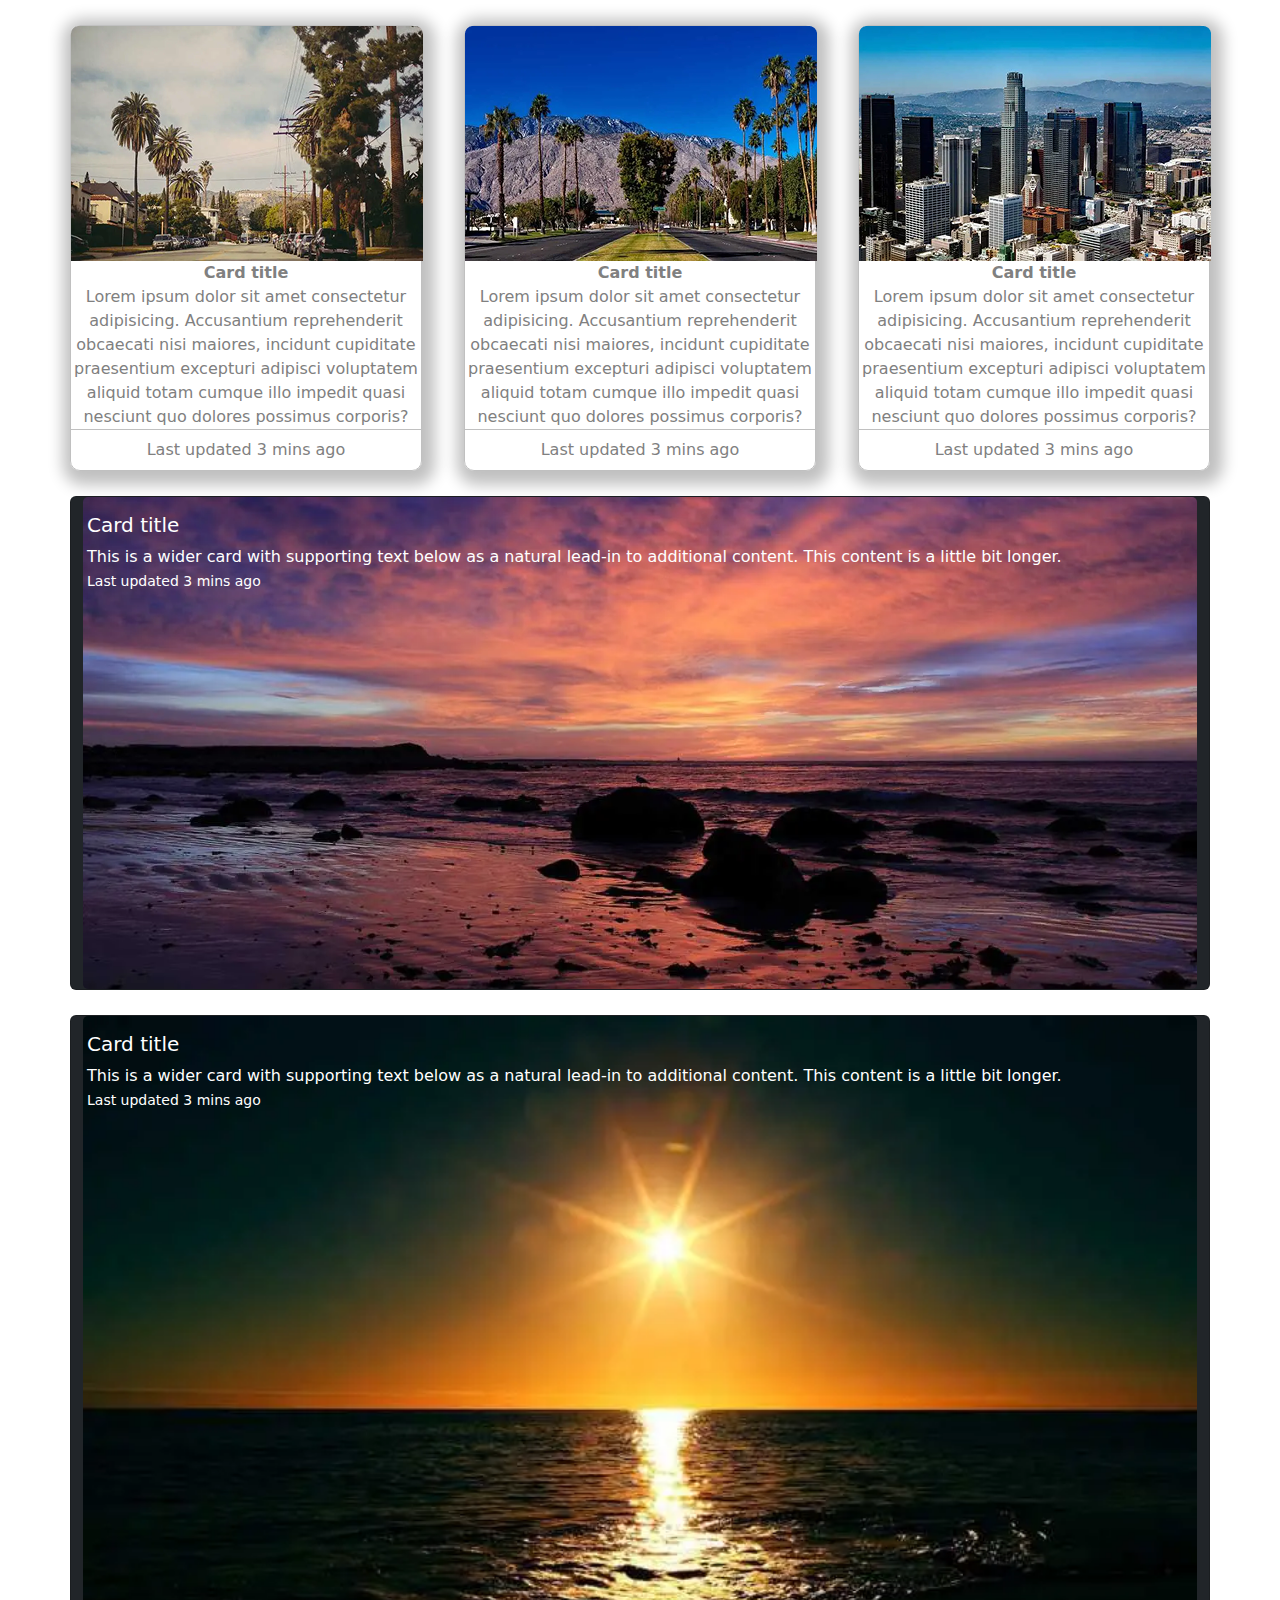
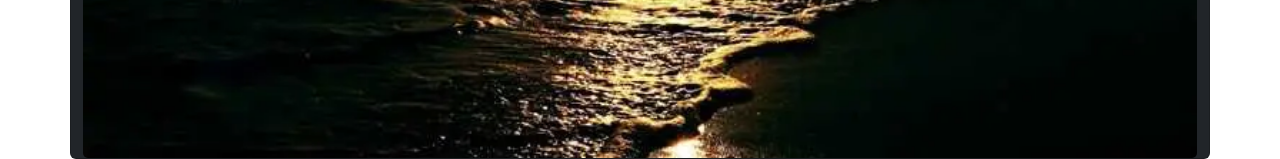
<file: index.html>
<!DOCTYPE html>
<html>

<head>
    <meta name="viewport" content="width=device-width,initial-scale=1.0">
    <title>Bootstrap</title>
    <link href="https://cdn.jsdelivr.net/npm/bootstrap@5.3.0/dist/css/bootstrap.min.css" rel="stylesheet">
    <link rel="stylesheet" href="./style.css">

</head>

<body>
    <div class="container mainContainer">
        <div class="row cardContainer">
            <div class="col-lg-4 col-md-6 col-sm-12 cardItem">
                <img src="./images/Image.png" alt="">
                <p>Card title</p>
                <p>Lorem ipsum dolor sit amet consectetur adipisicing. Accusantium reprehenderit obcaecati nisi
                    maiores, incidunt cupiditate praesentium excepturi adipisci voluptatem aliquid totam cumque illo
                    impedit quasi nesciunt quo dolores possimus corporis?</p>
                <div class="line">
                    <p>Last updated 3 mins ago</p>
                </div>
            </div>
            <div class="col-lg-4 col-md-6 col-sm-12 cardItem">
                <img src="./images/card-image.png" alt="">
                <p>Card title</p>
                <p>Lorem ipsum dolor sit amet consectetur adipisicing. Accusantium reprehenderit obcaecati nisi
                    maiores, incidunt cupiditate praesentium excepturi adipisci voluptatem aliquid totam cumque illo
                    impedit quasi nesciunt quo dolores possimus corporis?</p>
                <div class="line">
                    <p>Last updated 3 mins ago</p>
                </div>
            </div>
            <div class="col-lg-4 col-md-6 col-sm-12 cardItem">
                <img src="./images/card-image (1).png" alt="">
                <p>Card title</p>
                <p>Lorem ipsum dolor sit amet consectetur adipisicing. Accusantium reprehenderit obcaecati nisi
                    maiores, incidunt cupiditate praesentium excepturi adipisci voluptatem aliquid totam cumque illo
                    impedit quasi nesciunt quo dolores possimus corporis?</p>
                <div class="line">
                    <p>Last updated 3 mins ago</p>
                </div>
            </div>
        </div>
    </div>
    <div class="container mainContainer">
        <div class="row cardContainer">
            <div class="card text-bg-dark">
                <img src="./images/background.png" class="card-img" alt="...">
                <div class="card-img-overlay">
                    <h5 class="card-title">Card title</h5>
                    <p class="card-text">This is a wider card with supporting text below as a natural lead-in to
                        additional content. This content is a little bit longer.</p>
                    <p class="card-text"><small>Last updated 3 mins ago</small></p>
                </div>
            </div>
        </div>
    </div>

    <div class="container mainContainer">
        <div class="row cardContainer">
            <div class="card text-bg-dark">
                <img src="./images/barground 1.png" class="card-img" alt="...">
                <div class="card-img-overlay">
                    <h5 class="card-title">Card title</h5>
                    <p class="card-text">This is a wider card with supporting text below as a natural lead-in to
                        additional content. This content is a little bit longer.</p>
                    <p class="card-text"><small>Last updated 3 mins ago</small></p>
                </div>
            </div>
        </div>
    </div>
</body>

</html>
</file>
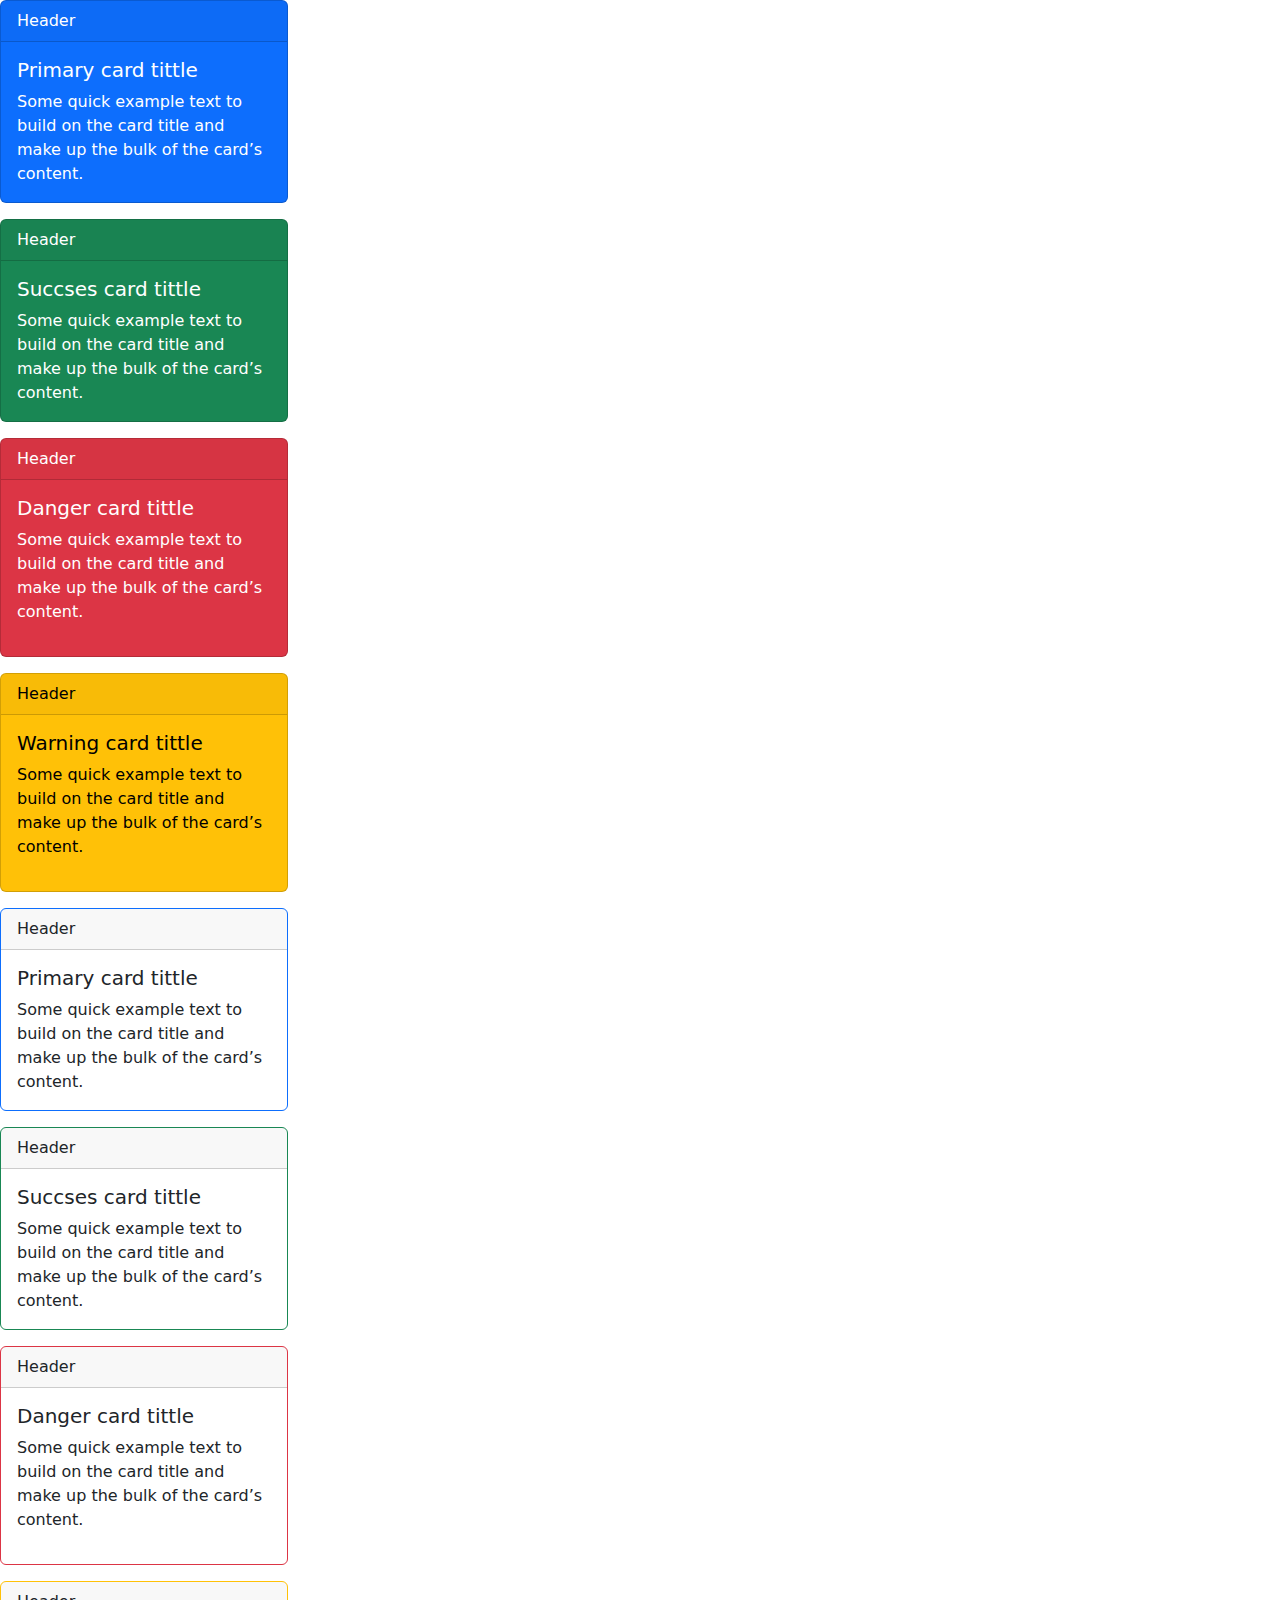
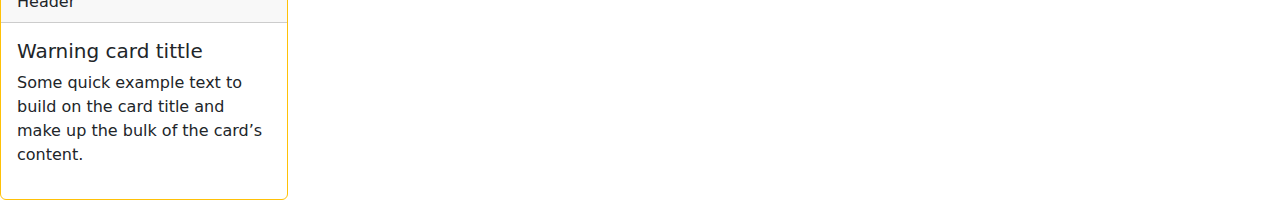
<file: classwork.html>
<!DOCTYPE html>
<html>

<head>
    <meta name="viewport" content="width=device-width,initial-scale=1.0">
    <link href="https://cdn.jsdelivr.net/npm/bootstrap@5.3.0/dist/css/bootstrap.min.css" rel="stylesheet">
</head>

<body>
    <div class="card text-bg-primary mb-3" style="max-width: 18rem;">
        <div class="card-header">Header</div>
        <div class="card-body">
            <h5 class="card-title">Primary card tittle</h5>
            <p class="card-text">Some quick example text to build on the card title and make up the bulk of the card’s
                content.</p>
        </div>
    </div>
    <div class="card text-bg-success mb-3" style="max-width: 18rem;">
        <div class="card-header">Header</div>
        <div class="card-body">
            <h5 class="card-title">Succses card tittle</h5>
            <p class="card-text">Some quick example text to build on the card title and make up the bulk of the card’s
                content.</p>
        </div>
    </div>
    <div class="card text-bg-danger mb-3" style="max-width: 18rem;">
        <div class="card-header">Header</div>
        <div class="card-body">
            <h5 card="card-title">Danger card tittle</h5>
            <p card="card-text">Some quick example text to build on the card title and make up the bulk of the card’s content.</p>
        </div>
    </div>
     <div class="card text-bg-warning mb-3" style="max-width: 18rem;">
        <div class="card-header">Header</div>
        <div class="card-body">
            <h5 card="card-title">Warning card tittle</h5>
            <p card="card-text">Some quick example text to build on the card title and make up the bulk of the card’s content.</p>
        </div>
    </div>
        <div class="card border-primary mb-3" style="max-width: 18rem;">
        <div class="card-header">Header</div>
        <div class="card-body">
            <h5 class="card-title">Primary card tittle</h5>
            <p class="card-text">Some quick example text to build on the card title and make up the bulk of the card’s
                content.</p>
        </div>
    </div>
    <div class="card border-success mb-3" style="max-width: 18rem;">
        <div class="card-header">Header</div>
        <div class="card-body">
            <h5 class="card-title">Succses card tittle</h5>
            <p class="card-text">Some quick example text to build on the card title and make up the bulk of the card’s
                content.</p>
        </div>
    </div>
    <div class="card border-danger mb-3" style="max-width: 18rem;">
        <div class="card-header">Header</div>
        <div class="card-body">
            <h5 card="card-title">Danger card tittle</h5>
            <p card="card-text">Some quick example text to build on the card title and make up the bulk of the card’s content.</p>
        </div>
    </div>
     <div class="card border-warning mb-3" style="max-width: 18rem;">
        <div class="card-header">Header</div>
        <div class="card-body">
            <h5 card="card-title">Warning card tittle</h5>
            <p card="card-text">Some quick example text to build on the card title and make up the bulk of the card’s content.</p>
        </div>
    </div>
</body>

</html>
<!-- 1rem equals 16px -->
</file>
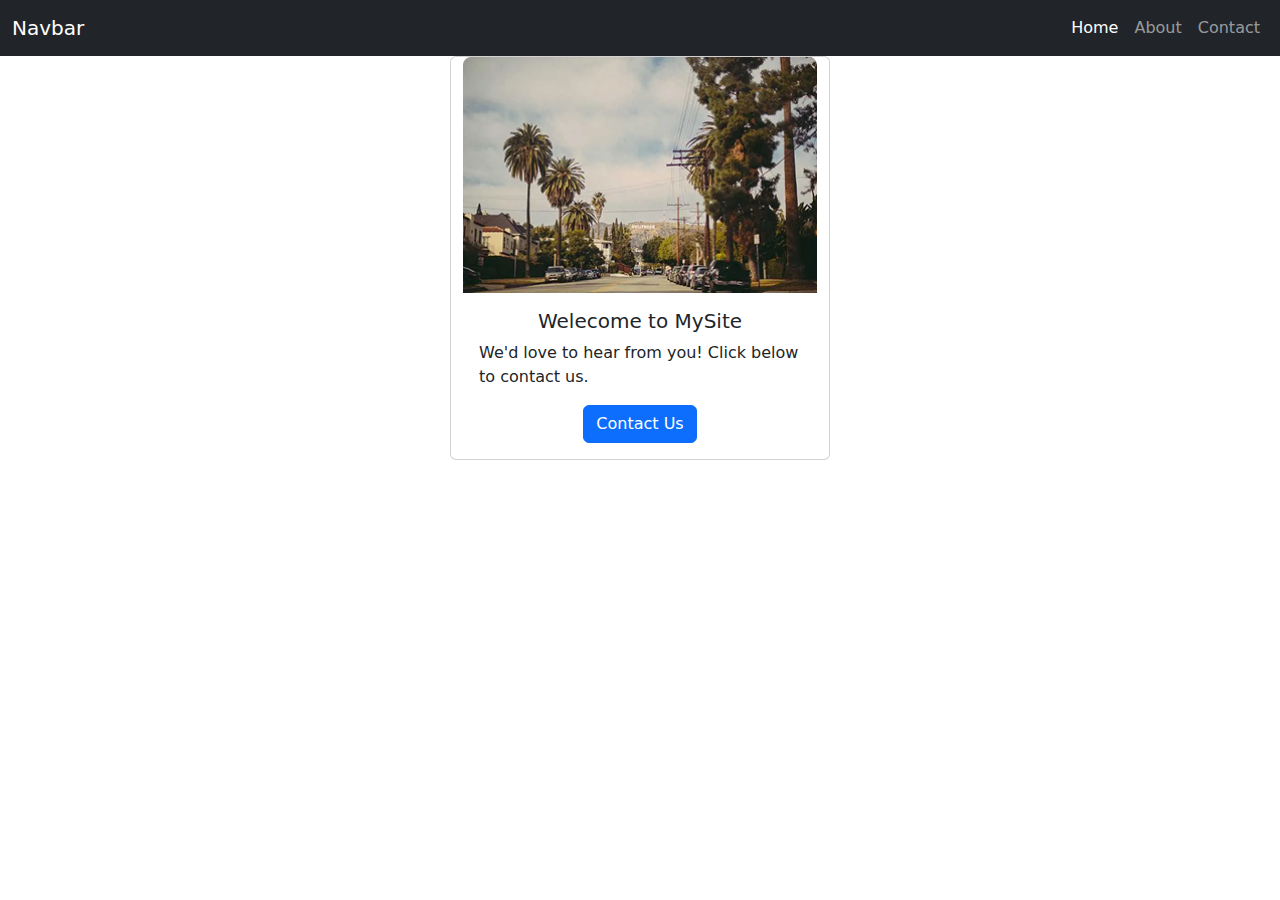
<file: contact-us.html>
<!DOCTYPE html>
<html>

<head>
  <meta name="viewport" content="width=device-width,initial-scale=1.0">
  <title>Bootstrap</title>
  <link href="https://cdn.jsdelivr.net/npm/bootstrap@5.3.0/dist/css/bootstrap.min.css" rel="stylesheet">
</head>

<body>
  <nav class="navbar navbar-expand-lg navbar-dark bg-dark">
    <div class="container-fluid">
      <a class="navbar-brand" href="#">Navbar</a>
      <button class="navbar-toggler" type="button" data-bs-toggle="collapse" data-bs-target="#navbarContent">
        <span class="navbar-toggler-icon"></span>
      </button>
      <div class="collapse navbar-collapse" id="navbarContent">
        <ul class="navbar-nav ms-auto mb-2 mb-lg-0">
          <li class="nav-item">
            <a class="nav-link active" aria-current="page" href="#">Home</a>
          </li>
          <li class="nav-item">
            <a class="nav-link" href="#">About</a>
          </li>
          <li class="nav-item">
            <a class="nav-link" href="#">Contact</a>
          </li>
        </ul>
      </div>
    </div>
  </nav>
  <div class="container">
    <div class="row d-flex justify-content-center ">
      <div class="card col-lg-4 col-md-6 col-sm-12">
        <img src="./images/Image.png" class="card-img-top" alt="...">
        <div class="card-body d-flex  align-items-center flex-column">
          <h5 class="card-title">Welecome to MySite</h5>
          <p class="card-text">We'd love to hear from you! Click below to contact us.</p>
          <button data-bs-toggle="modal" data-bs-target="#myModal" class="btn btn-primary">Contact Us</button>
        </div>
      </div>
      <div class="modal fade" id="myModal">
        <div class="modal-dialog">
          <div class="modal-content">
            <div class="modal-header">
              <h5>Contact Us</h5>
            </div>
            <div class="modal-body">
              <form>
                <div class="mb-3">
                  <label>Name</label>
                  <input type="text" class="form-control">
                </div>
                <div class="mb-3">
                  <label>Email</label>
                  <input type="email" class="form-control">
                </div>
                <div class="mb-3 d-flex flex-column">
                   <label>Message</label>
                  <textarea rows=”4”></textarea>
                </div>
                  
              </form>
            </div>
            <div class="modal-footer"><button class="btn btn-primary">Send</button></div>
          </div>
        </div>
      </div>

      <script defer src="https://cdn.jsdelivr.net/npm/bootstrap@5.3.7/dist/js/bootstrap.bundle.min.js"></script>
      <script src="https://code.jquery.com/jquery-3.2.1.slim.min.js"
        integrity="sha384-KJ3o2DKtIkvYIK3UENzmM7KCkRr/rE9/Qpg6aAZGJwFDMVNA/GpGFF93hXpG5KkN"
        crossorigin="anonymous"></script>
      <script src="https://cdn.jsdelivr.net/npm/popper.js@1.12.9/dist/umd/popper.min.js"
        integrity="sha384-ApNbgh9B+Y1QKtv3Rn7W3mgPxhU9K/ScQsAP7hUibX39j7fakFPskvXusvfa0b4Q"
        crossorigin="anonymous"></script>
      <script src="https://cdn.jsdelivr.net/npm/bootstrap@4.0.0/dist/js/bootstrap.min.js"
        integrity="sha384-JZR6Spejh4U02d8jOt6vLEHfe/JQGiRRSQQxSfFWpi1MquVdAyjUar5+76PVCmYl"
        crossorigin="anonymous"></script>
</body>

</html>
</file>
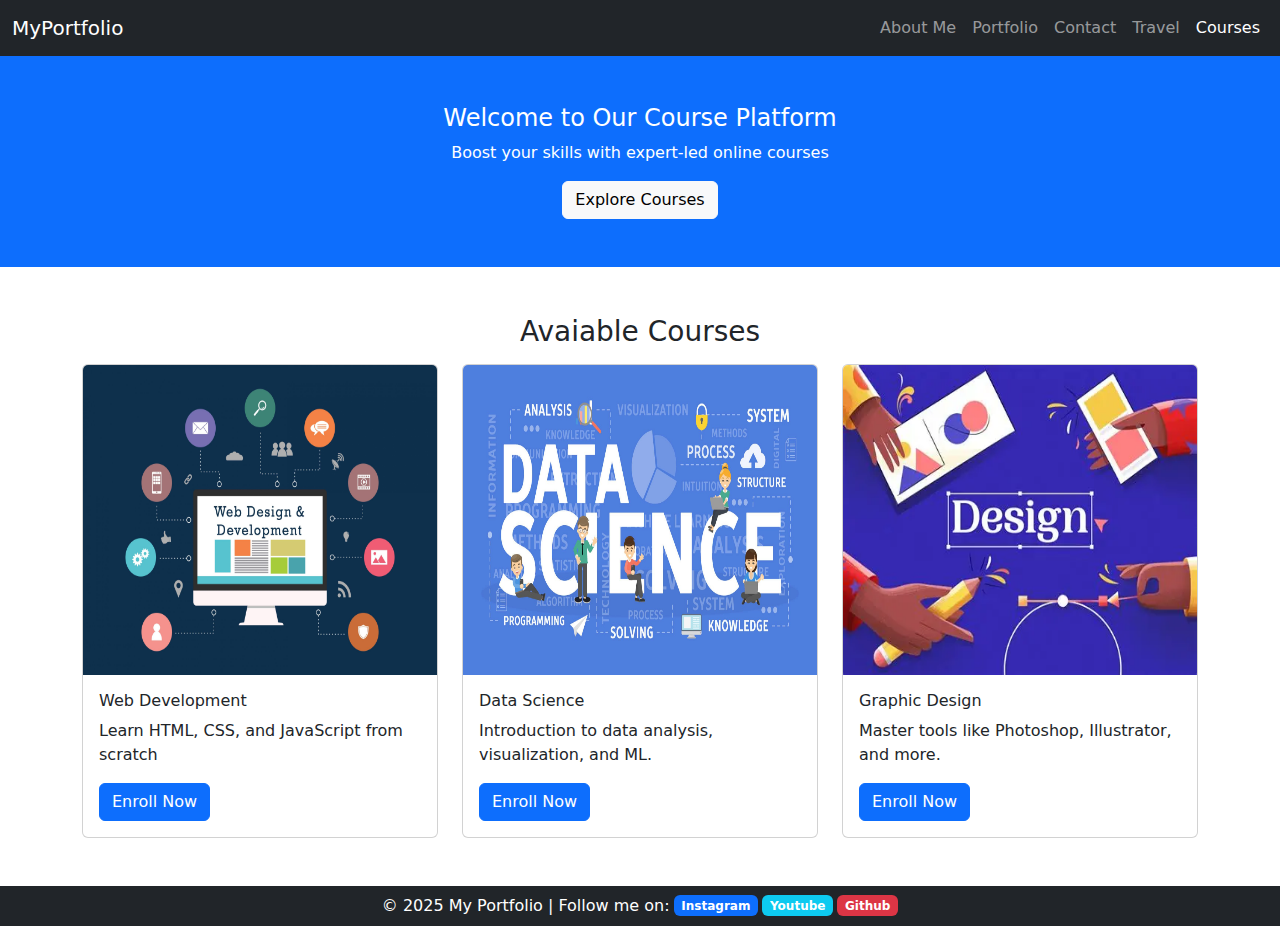
<file: Courses.html>
<!DOCTYPE html>
<html>

<head>
    <meta name="viewport" content="width=device-width,initial-scale=1.0">
    <title>Courses</title>
    <link href="https://cdn.jsdelivr.net/npm/bootstrap-icons@1.10.5/font/bootstrap-icons.css" rel="stylesheet">
    <link href="https://cdn.jsdelivr.net/npm/bootstrap@5.3.0/dist/css/bootstrap.min.css" rel="stylesheet">
    <style>
        img {
            min-height: 310px;
        }
    </style>
</head>

<body>
    <nav class="navbar navbar-expand-lg navbar-dark bg-dark">
        <div class="container-fluid">
            <a class="navbar-brand" href="#">
                MyPortfolio
            </a>
            <button class="navbar-toggler" type="button" data-bs-toggle="collapse"
                data-bs-target="#navbarSupportContent" aria-controls="navbarSupportContent" aria-expand="false"
                aria-label="Toggle navigation">
                <span class="navbar-toggler-icon"></span>
            </button>
            <div class="collapse navbar-collapse" id="navbarSupportContent">
                <ul class="navbar-nav ms-auto mb-2 mb-lg-0">
                    <li class="nav-item">
                        <a class="nav-link " href="./home.html">About Me</a>
                    </li>
                    <li class="nav-item">
                        <a class="nav-link" href="./home.html">Portfolio</a>
                    </li>
                    <li class="nav-item">
                        <a class="nav-link" href="./home.html">Contact</a>
                    </li>
                    <li class="nav-item">
                        <a class="nav-link" href="./travel.html">Travel</a>
                    </li>

                    <li class="nav-item">
                        <a class="nav-link active" href="./Courses.html">Courses</a>
                    </li>

                </ul>
            </div>
        </div>
    </nav>
    <header class="text-center bg-primary text-white py-5">
        <div class="container">
            <h4>Welcome to Our Course Platform</h4>
            <p>Boost your skills with expert-led online courses</p>
            <button class="btn btn-light">Explore Courses</button>
        </div>
    </header>
    <section class="py-5">
        <div class="container">
            <h3 class="text-center mb-3">Avaiable Courses</h3>
            <div class="row">
                <div class="col-lg-4">
                    <div class="card">
                        <img class="card-img-top"
                            src="./images/Get-the-Most-Fancied-Web-Development-Services-min-scaled.jpg" alt="">
                        <div class="card-body">
                            <h6 class="card-title">Web Development</h6>
                            <p class="card-text">Learn HTML, CSS, and JavaScript from scratch</p>
                            <button class="btn btn-primary">Enroll Now</button>
                        </div>
                    </div>
                </div>
                <div class="col-lg-4">
                    <div class="card">
                        <img class="card-img-top" src="./images/Data-Science.jpg" alt="">
                        <div class="card-body">
                            <h6 class="card-title">Data Science</h6>
                            <p class="card-text">Introduction to data analysis, visualization, and ML.</p>
                            <button class="btn btn-primary">Enroll Now</button>
                        </div>
                    </div>
                </div>
                <div class="col-lg-4">
                    <div class="card">
                        <img class="card-img-top" src="./images/OIP.webp" alt="">
                        <div class="card-body">
                            <h6 class="card-title">Graphic Design</h6>
                            <p class="card-text">Master tools like Photoshop, Illustrator, and more.</p>
                            <button class="btn btn-primary">Enroll Now</button>
                        </div>
                    </div>
                </div>
            </div>
        </div>
    </section>





    <footer class="w-full bg-dark text-white d-flex justify-content-center align-items-center text-center py-2 gap-1">
        <p class="m-0">&copy; 2025 My Portfolio | Follow me on:</p>
        <span class="badge bg-primary">Instagram</span>
        <span class="badge bg-info">Youtube</span>
        <span class="badge bg-danger">Github</span>
    </footer>





    <script defer src="https://cdn.jsdelivr.net/npm/bootstrap@5.3.7/dist/js/bootstrap.bundle.min.js"></script>
    <script src="https://code.jquery.com/jquery-3.2.1.slim.min.js"
        integrity="sha384-KJ3o2DKtIkvYIK3UENzmM7KCkRr/rE9/Qpg6aAZGJwFDMVNA/GpGFF93hXpG5KkN"
        crossorigin="anonymous"></script>
    <script src="https://cdn.jsdelivr.net/npm/popper.js@1.12.9/dist/umd/popper.min.js"
        integrity="sha384-ApNbgh9B+Y1QKtv3Rn7W3mgPxhU9K/ScQsAP7hUibX39j7fakFPskvXusvfa0b4Q"
        crossorigin="anonymous"></script>
    <script src="https://cdn.jsdelivr.net/npm/bootstrap@4.0.0/dist/js/bootstrap.min.js"
        integrity="sha384-JZR6Spejh4U02d8jOt6vLEHfe/JQGiRRSQQxSfFWpi1MquVdAyjUar5+76PVCmYl"
        crossorigin="anonymous"></script>
</body>

</html>
</file>
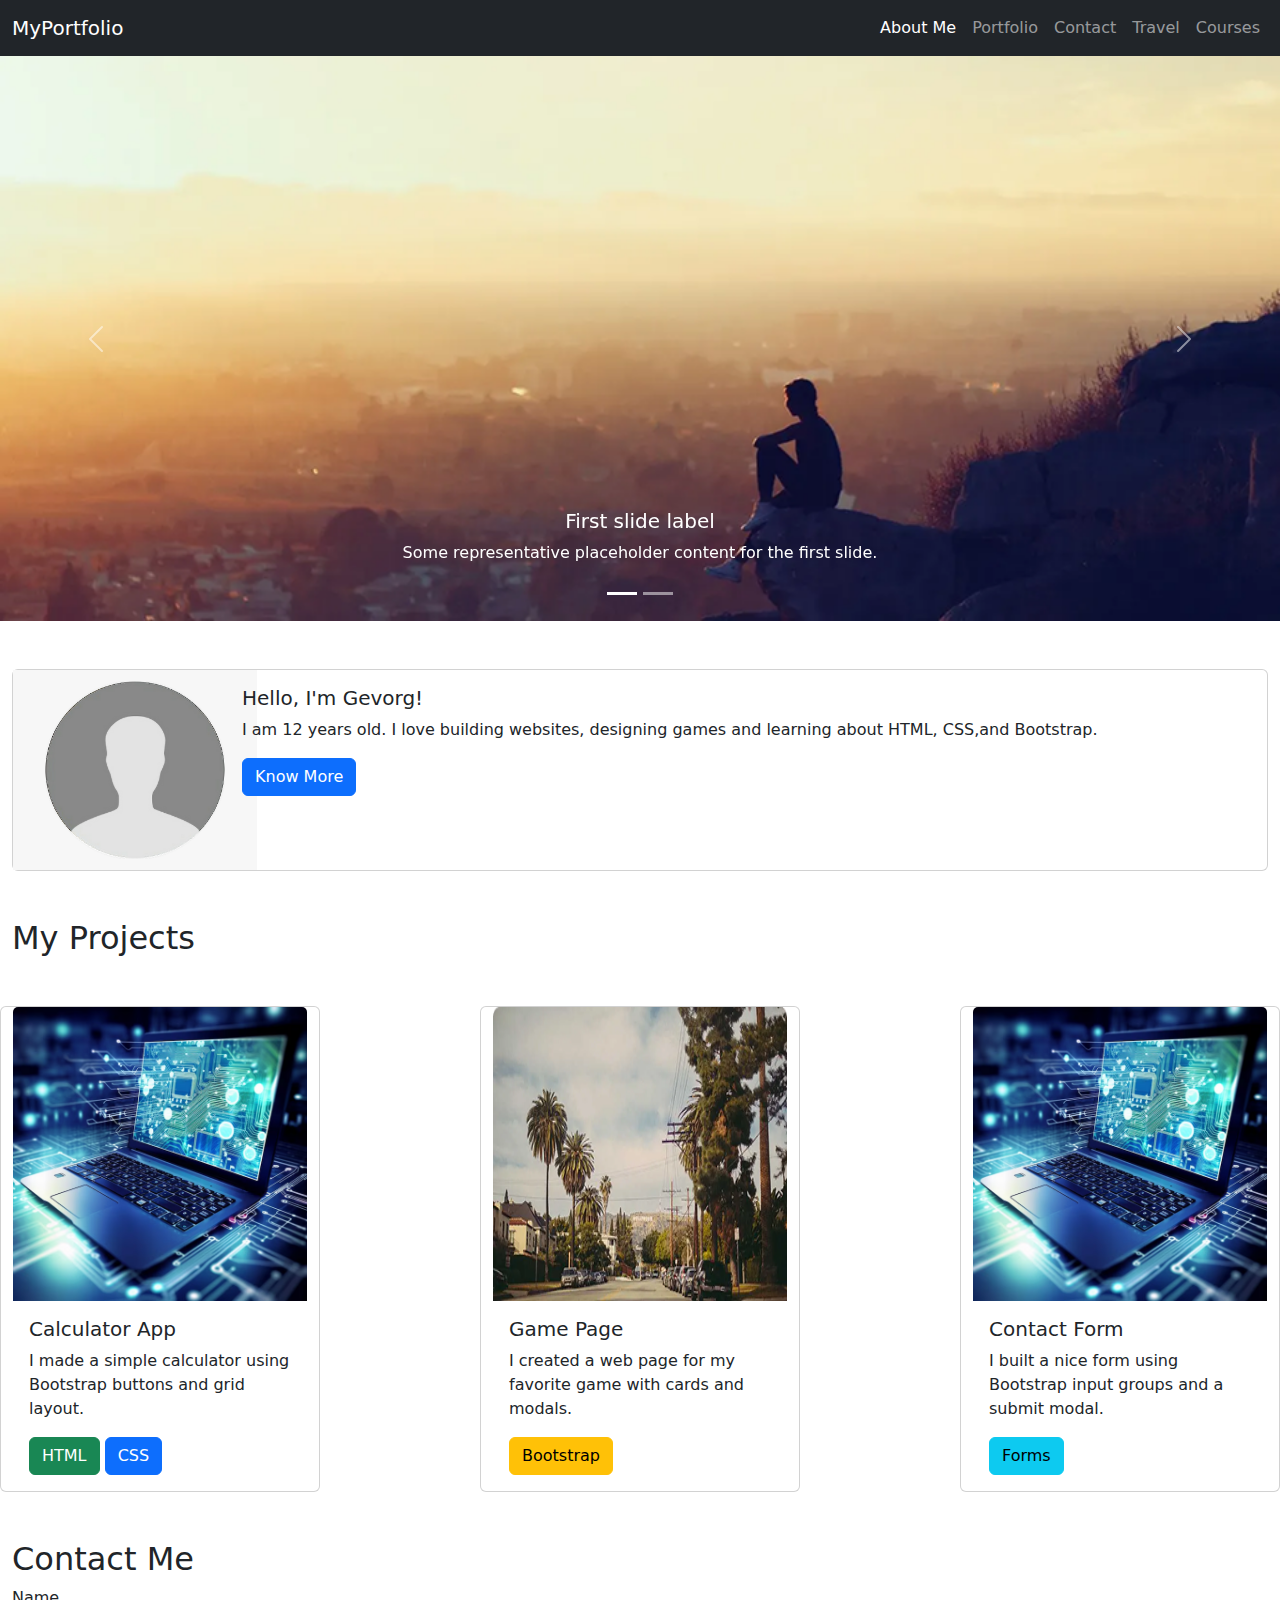
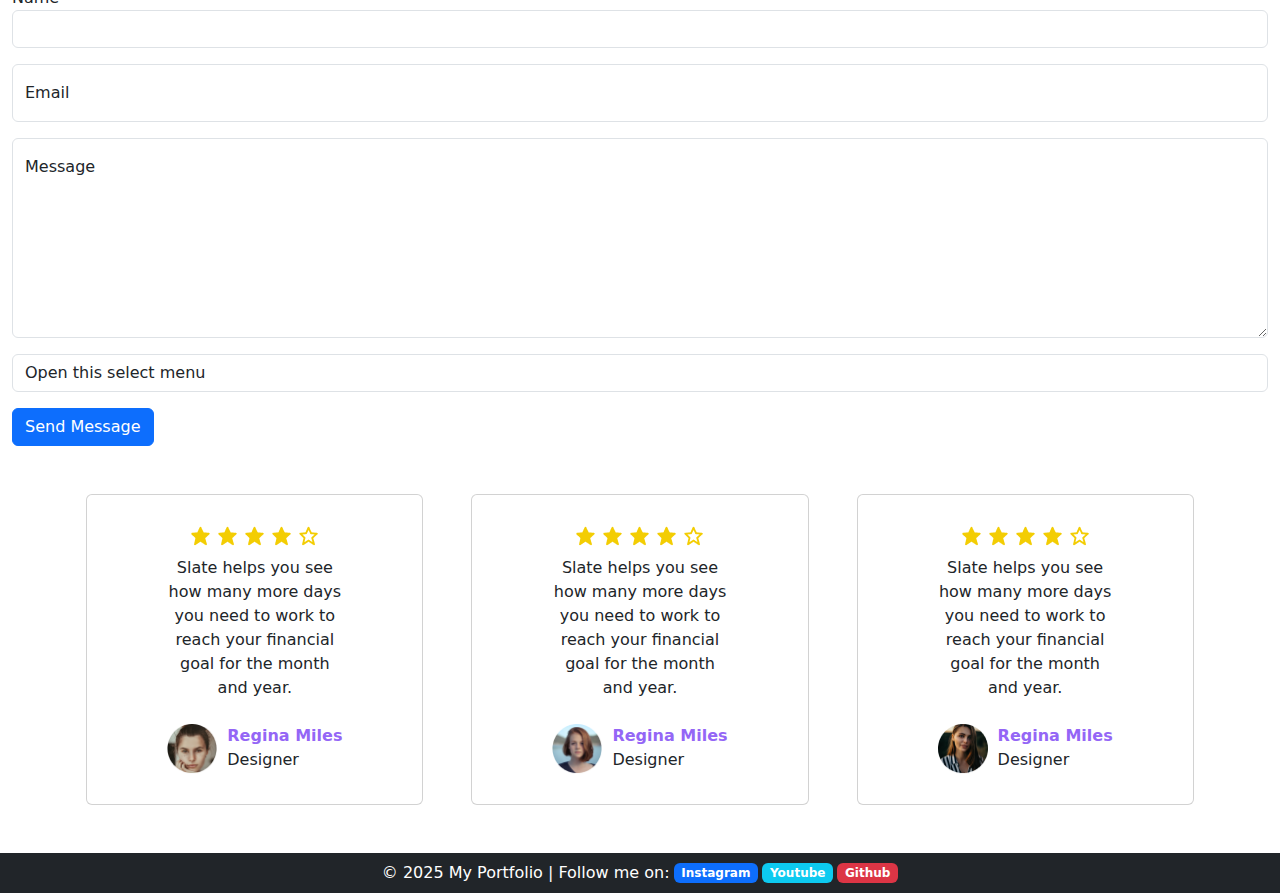
<file: home.html>
<!DOCTYPE html>
<html>

<head>
    <meta name="viewport" content="width=device-width,initial-scale=1.0">
    <title>homework</title>
    <link href="https://cdn.jsdelivr.net/npm/bootstrap@5.3.0/dist/css/bootstrap.min.css" rel="stylesheet">
    <style>
        .cardimg {
            height: 200px;
        }

        .card-img-top {
            height: 100%;
        }

        .designer {
            display: flex;
            gap: 10px;

        }

        .designer img {
            width: 50px;
            height: 50px;

        }

        .designerInfo {
            text-align: left;

        }

        .designerInfo p {
            margin: 0;
        }

        .designerInfo p:first-child {
            font-weight: bold;
            color: #9466f6;
        }
    </style>
</head>

<body>
    <nav class="navbar navbar-expand-lg navbar-dark bg-dark">
        <div class="container-fluid">
            <a class="navbar-brand" href="#">
                MyPortfolio
            </a>
            <button class="navbar-toggler" type="button" data-bs-toggle="collapse"
                data-bs-target="#navbarSupportContent" aria-controls="navbarSupportContent" aria-expand="false"
                aria-label="Toggle navigation">
                <span class="navbar-toggler-icon"></span>
            </button>
            <div class="collapse navbar-collapse" id="navbarSupportContent">
                <ul class="navbar-nav ms-auto mb-2 mb-lg-0">
                    <li class="nav-item">
                        <a class="nav-link active" href="#aboutMe">About Me</a>
                    </li>
                    <li class="nav-item">
                        <a class="nav-link" href="#portfolio">Portfolio</a>
                    </li>
                    <li class="nav-item">
                        <a class="nav-link" href="#contact">Contact</a>
                    </li>
                    <li class="nav-item">
                        <a class="nav-link" href="./travel.html">Travel</a>
                    </li>

                    <li class="nav-item">
                        <a class="nav-link" href="./Courses.html">Courses</a>
                    </li>

                </ul>
            </div>
        </div>
    </nav>
    <nav class="card-header bg-primary text-white"></nav>

    <div id="carouselExampleCaptions" class="carousel slide" data-bs-ride="carousel">
        <div class="carousel-indicators">
            <button type="button" data-bs-target="#carouselExampleCaptions" data-bs-slide-to="0" class="active"
                aria-current="true" aria-label="Slide 1"></button>
            <button type="button" data-bs-target="#carouselExampleCaptions" data-bs-slide-to="1"
                aria-label="Slide 2"></button>
        </div>
        <div class="carousel-inner">
            <div class="carousel-item active">
                <img src="./images/carusal1.png" class="d-block w-100" alt="...">
                <div class="carousel-caption d-none d-md-block">
                    <h5>First slide label</h5>
                    <p>Some representative placeholder content for the first slide.</p>
                </div>
            </div>
            <div class="carousel-item">
                <img src="./images/carusal2.png" class="d-block w-100" alt="...">
                <div class="carousel-caption d-none d-md-block">
                    <h5>Second slide label</h5>
                    <p>Some representative placeholder content for the second slide.</p>
                </div>
            </div>
        </div>
        <button class="carousel-control-prev" type="button" data-bs-target="#carouselExampleCaptions"
            data-bs-slide="prev">
            <span class="carousel-control-prev-icon" aria-hidden="true"></span>
            <span class="visually-hidden">Previous</span>
        </button>
        <button class="carousel-control-next" type="button" data-bs-target="#carouselExampleCaptions"
            data-bs-slide="next">
            <span class="carousel-control-next-icon" aria-hidden="true"></span>
            <span class="visually-hidden">Next</span>
        </button>
    </div>

    <section class="container-fluid mt-5" id="aboutMe">
        <div class="card">
            <div class="row">
                <div class="col-md-2">
                    <img class="cardimg" src="./images/profile.png" alt="">
                </div>
                <div class="col-md-10">
                    <div class="card-body">
                        <h5 class="card-title">Hello, I'm Gevorg!</h5>
                        <p class="card-text">I am 12 years old. I love building websites, designing games and learning
                            about HTML, CSS,and Bootstrap.</p>
                        <button class="btn btn-primary">Know More</button>
                    </div>
                </div>
            </div>
        </div>
    </section>

    <section class="container-fluid" id="portfolio">
        <h2 class="mt-5 mb-5">My Projects</h2>
        <div class="row d-flex justify-content-between">
            <div class="card col-lg-3">
                <img src="./images/laptob image.avif" class="card-img-top" alt="...">
                <div class="card-body">
                    <h5 class="card-title">Calculator App </h5>
                    <p class="card-text">I made a simple calculator using Bootstrap buttons and grid layout.</p>
                    <button class="btn btn-success">HTML</button>
                    <button class="btn btn-primary">CSS</button>
                </div>
            </div>
            <div class="card col-lg-3">
                <img src="./images/Image.png" class="card-img-top" alt="...">
                <div class="card-body">
                    <h5 class="card-title">Game Page </h5>
                    <p class="card-text">I created a web page for my favorite game with cards and modals.</p>
                    <button class="btn btn-warning">Bootstrap</button>
                </div>
            </div>
            <div class="card col-lg-3">
                <img src="./images/laptob image.avif" class="card-img-top" alt="...">
                <div class="card-body">
                    <h5 class="card-title">Contact Form</h5>
                    <p class="card-text">I built a nice form using Bootstrap input groups and a submit modal.</p>
                    <button class="btn btn-info">Forms</button>
                </div>
            </div>
        </div>
    </section>
    <section class="container-fluid my-5" id="contact">
        <h2>Contact Me</h2>
        <form>

            <div class="mb-3">
                <label>Name</label>
                <input type="text" class="form-control">
            </div>
            <div class="form-floating mb-3">
                <input type="email" class="form-control" id="floatingInput" placeholder="name@example.com">
                <label for="floatingInput">Email</label>
            </div>
            <div class="form-floating mb-3">
                <textarea class="form-control" placeholder="Leave a comment here" id="floatingTextarea"
                    style="height: 200px;"></textarea>
                <label for="floatingTextarea">Message</label>
            </div>
            <select class="form-select" name="selectname" size="">
                <option value="" selected>Open this select menu</option>
                <option value="1">One</option>
                <option value="2">Two</option>
                <option value="3">Three</option>
            </select>

            <button class="btn btn-primary mt-3" data-bs-target="#myModal" data-bs-toggle="modal" type="button">Send
                Message</button>
        </form>
    </section>
    <div class="modal fade" id="myModal">
        <div class="modal-dialog">
            <div class="modal-content">
                <div class="modal-header">
                    <h5>Send Message</h5>
                    <button type="button" class="btn-close" data-bs-dismiss="modal"></button>
                </div>
                <div class="modal-body">
                    <label class="mb-1" for="floatingTextarea">Username</label>
                    <div class="input-group mb-3">
                        <div class="input-group-prepend">
                            <span class="input-group-text" id="basic-addon1">@</span>
                        </div>
                        <input type="text" class="form-control" placeholder="Username" aria-label="Username"
                            aria-describedby="basic-addon1">
                    </div>
                    <label class="mb-1" for="floatingTextarea">Search</label>
                    <div class="input-group mb-3">
                        <input type="text" class="form-control" placeholder="Search..." aria-label="Search"
                            aria-describedby="basic-addon2">
                        <div class="input-group-append">
                            <span class="input-group-text" id="basic-addon2">Go</span>
                        </div>
                    </div>
                    <label class="mb-1" for="floatingTextarea">Amount</label>
                    <div class="input-group mb-3">
                        <div class="input-group-prepend">
                            <span class="input-group-text">$</span>
                        </div>
                        <input type="text" class="form-control" aria-label="Amount (to the nearest dollar)"
                            placeholder="Amount">
                        <div class="input-group-append">
                            <span class="input-group-text">.00</span>
                        </div>
                    </div>
                    <button type="button" class="btn btn-success btn-lg btn-block w-100">submit</button>
                </div>
                <div class="modal-footer">
                    <button class="btn btn-secondary" data-bs-dismiss="modal">Close</button>
                </div>
            </div>
        </div>
    </div>
    <div class="container-fluid mb-5">
        <div class="row d-flex gap-5 justify-content-center">
            <div class="card col-lg-4 align-items-center d-flex text-center gap-2"
                style="width: fit-content; padding-block: 30px; padding-inline: 80px;">
                <img src="./images/stars.png" alt="">
                <p>Slate helps you see<br> how many more days<br> you need to work to<br> reach your financial<br>
                    goal for the month<br> and year.
                </p>
                <div class="designer">
                    <img src="./images/designer-one.png" alt="">
                    <div class="designerInfo">
                        <p>Regina Miles</p>
                        <p>Designer</p>
                    </div>
                </div>
            </div>
            <div class="card col-lg-4 align-items-center d-flex text-center gap-2"
                style="width: fit-content; padding-block: 30px; padding-inline: 80px;">
                <img src="./images/stars.png" alt="">
                <p>Slate helps you see<br> how many more days<br> you need to work to<br> reach your financial<br>
                    goal for the month<br> and year.
                </p>
                <div class="designer">
                    <img src="./images/designer-sec.png" alt="">
                    <div class="designerInfo">
                        <p>Regina Miles</p>
                        <p>Designer</p>
                    </div>
                </div>
            </div>
            <div class="card col-lg-4 align-items-center d-flex text-center gap-2"
                style="width: fit-content; padding-block: 30px; padding-inline: 80px;">
                <img src="./images/stars.png" alt="">
                <p>Slate helps you see<br> how many more days<br> you need to work to<br> reach your financial<br>
                    goal for the month<br> and year.
                </p>
                <div class="designer">
                    <img src="./images/designer-third.png" alt="">
                    <div class="designerInfo">
                        <p>Regina Miles</p>
                        <p>Designer</p>
                    </div>
                </div>
            </div>
        </div>
    </div>
    </div>


    <footer class="w-full bg-dark text-white d-flex justify-content-center align-items-center text-center py-2 gap-1">
        <p class="m-0">&copy; 2025 My Portfolio | Follow me on:</p>
        <span class="badge bg-primary">Instagram</span>
        <span class="badge bg-info">Youtube</span>
        <span class="badge bg-danger">Github</span>
    </footer>




    <script defer src="https://cdn.jsdelivr.net/npm/bootstrap@5.3.7/dist/js/bootstrap.bundle.min.js"></script>
    <script src="https://code.jquery.com/jquery-3.2.1.slim.min.js"
        integrity="sha384-KJ3o2DKtIkvYIK3UENzmM7KCkRr/rE9/Qpg6aAZGJwFDMVNA/GpGFF93hXpG5KkN"
        crossorigin="anonymous"></script>
    <script src="https://cdn.jsdelivr.net/npm/popper.js@1.12.9/dist/umd/popper.min.js"
        integrity="sha384-ApNbgh9B+Y1QKtv3Rn7W3mgPxhU9K/ScQsAP7hUibX39j7fakFPskvXusvfa0b4Q"
        crossorigin="anonymous"></script>
    <script src="https://cdn.jsdelivr.net/npm/bootstrap@4.0.0/dist/js/bootstrap.min.js"
        integrity="sha384-JZR6Spejh4U02d8jOt6vLEHfe/JQGiRRSQQxSfFWpi1MquVdAyjUar5+76PVCmYl"
        crossorigin="anonymous"></script>

</body>

</html>
</file>
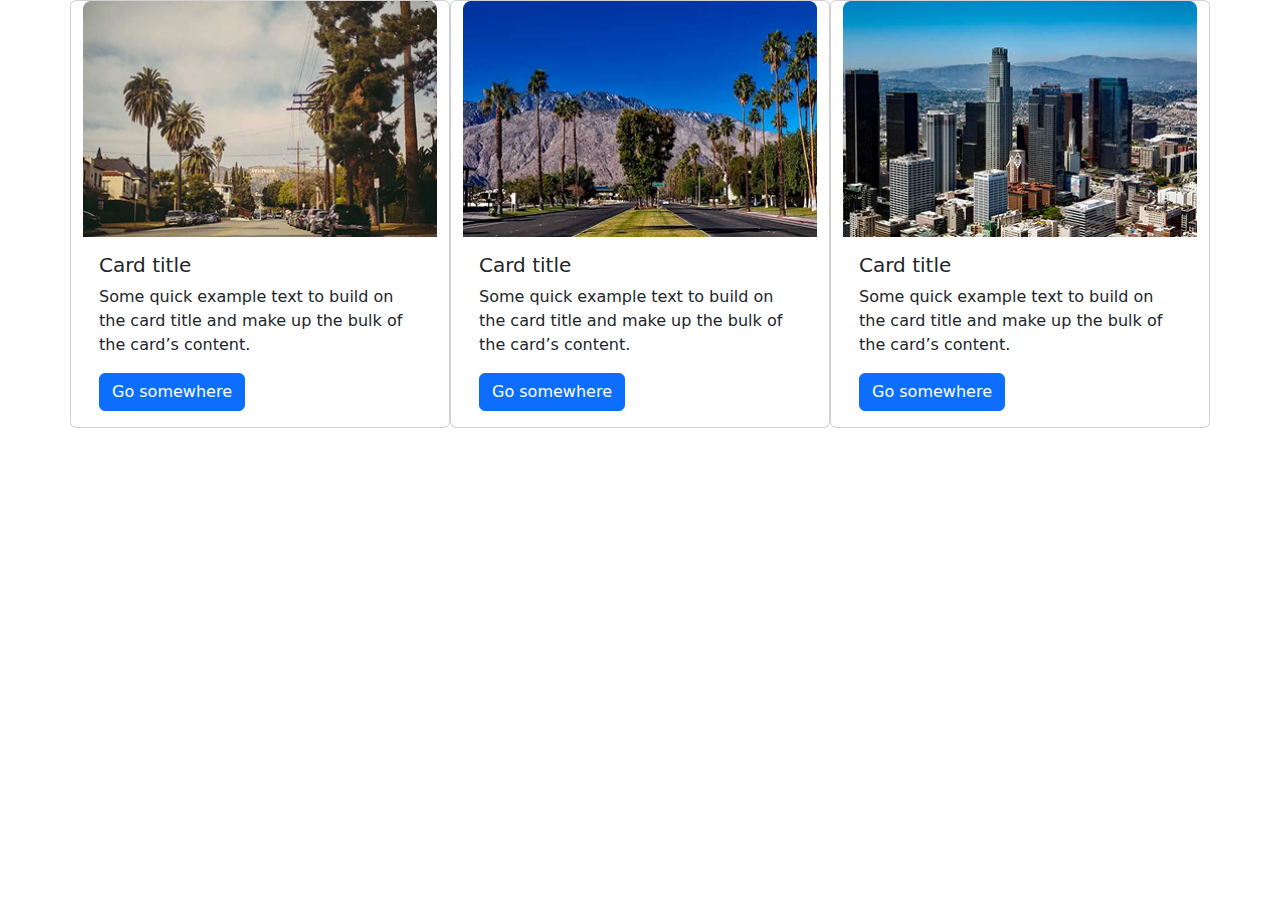
<file: homework.html>
<!DOCTYPE html>
<html>

<head>
  <meta name="viewport" content="width=device-width,initial-scale=1.0">
  <title>Bootstrap</title>
  <link href="https://cdn.jsdelivr.net/npm/bootstrap@5.3.0/dist/css/bootstrap.min.css" rel="stylesheet">
</head>

<body>
  <div class="container">
    <div class="row">
      <div class="card col-lg-4 col-md-6 col-sm-12">
        <img src="./images/Image.png" class="card-img-top" alt="...">
        <div class="card-body">
          <h5 class="card-title">Card title</h5>
          <p class="card-text">Some quick example text to build on the card title and make up the bulk of the card’s
            content.</p>
          <a href="#" class="btn btn-primary">Go somewhere</a>
        </div>
      </div>
      <div class="card col-lg-4 col-md-6 col-sm-12">
        <img src="./images/card-image.png" class="card-img-top" alt="...">
        <div class="card-body">
          <h5 class="card-title">Card title</h5>
          <p class="card-text">Some quick example text to build on the card title and make up the bulk of the card’s
            content.</p>
          <a href="#" class="btn btn-primary">Go somewhere</a>
        </div>
      </div>
      <div class="card col-lg-4 col-md-6 col-sm-12">
        <img src="./images/card-image (1).png" class="card-img-top" alt="...">
        <div class="card-body">
          <h5 class="card-title">Card title</h5>
          <p class="card-text">Some quick example text to build on the card title and make up the bulk of the card’s
            content.</p>
          <a href="#" class="btn btn-primary">Go somewhere</a>
        </div>
      </div>

</body>

</html>
</file>
<file: style.css>
p{
    margin: 0 !important;
}


.cardItem{
    border: 0.5px solid rgb(192, 192, 192);
    width: 352px;
    padding-right: 0;
    padding-left:0;
    border-radius: 10px;
    text-align: center;
    box-shadow: 3px 4px 15px 10px rgb(192, 192, 192);
    max-width: 352px;
    width: auto;
}
.cardItem > p:first-of-type{
    font-weight: 600;
    color: gray;
    margin-top:15px ;
}
.cardItem p{
    color: gray;
}
.line{
    border-top: 0.3px solid rgb(192, 192, 192);
    display: flex;
    align-items: center;
    justify-content: center;
    padding-block: 8px;
}
.cardContainer{
    display: flex;
    flex-direction: row;
    justify-content: space-between;
    gap: 20px;
}
img{
    width: auto;
}
.mainContainer{
    margin-top: 25px;
}
</file>
